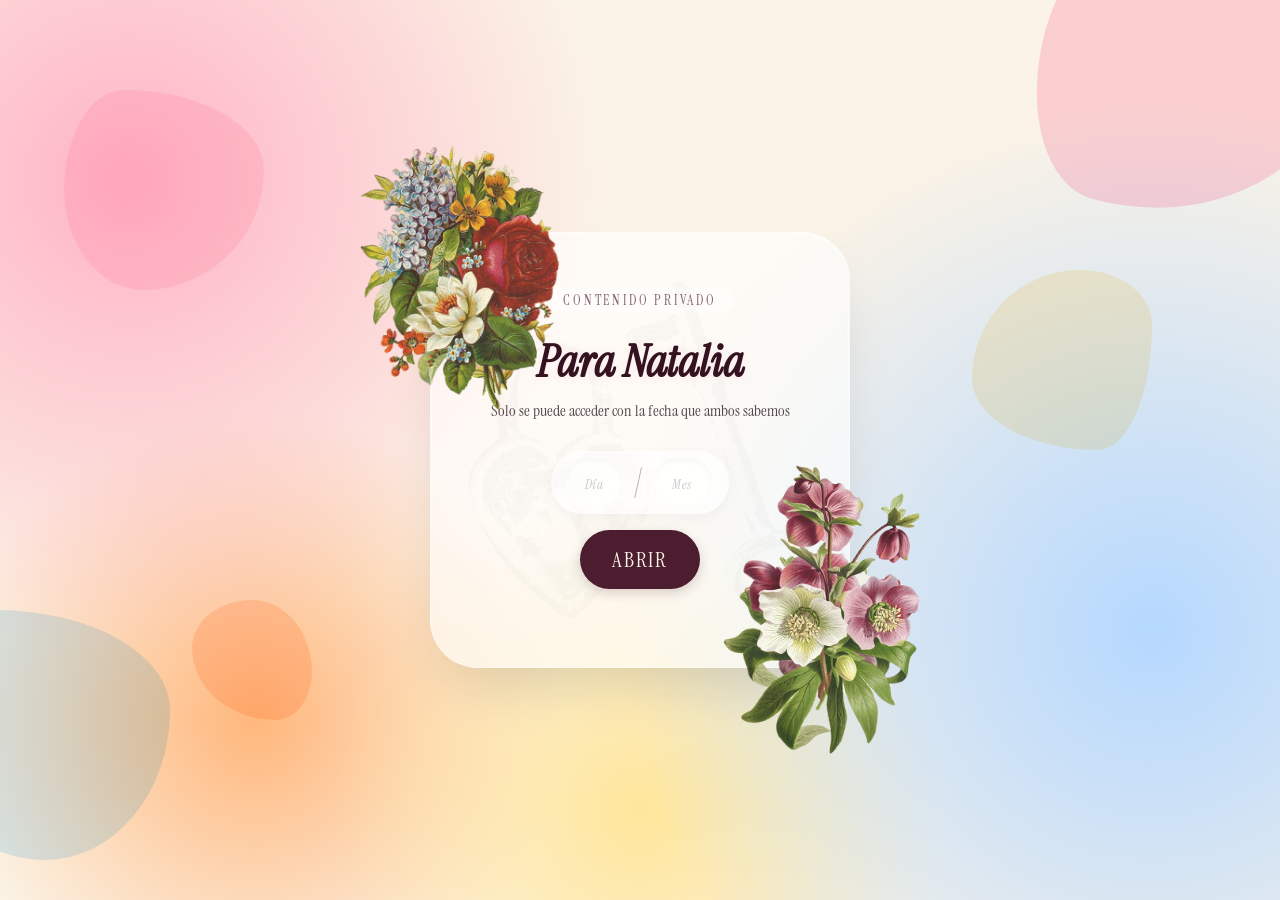
<file: index.html>
<!DOCTYPE html>
<html lang="es">
<head>
  <meta charset="UTF-8">
  <meta name="viewport" content="width=device-width, initial-scale=1.0">
  <title>Para ti</title>
  <link rel="icon" href="data:image/svg+xml,%3Csvg xmlns='http://www.w3.org/2000/svg' viewBox='0 0 32 32'%3E%3Ctext y='26' font-size='26'%3E%E2%9D%A4%EF%B8%8F%3C/text%3E%3C/svg%3E">
  <link rel="preconnect" href="https://fonts.googleapis.com">
  <link rel="preconnect" href="https://fonts.gstatic.com" crossorigin>
  <link href="https://fonts.googleapis.com/css2?family=Instrument+Serif:ital@0;1&display=swap" rel="stylesheet">
  <link rel="stylesheet" href="styles.css">
</head>
<body>
  <div class="collage-bg">
    <div class="shape shape-1"></div>
    <div class="shape shape-2"></div>
    <div class="shape shape-3"></div>
    <div class="shape shape-4"></div>
    <div class="shape shape-5"></div>
  </div>

  <div class="card-wrapper">
    <img src="Images/FlowersLeft.png" alt="" class="corner-img top-left">
    <img src="Images/FlowersRight.png" alt="" class="corner-img bottom-right">

    <div class="envelope-card" id="envelopeCard">
      <div class="card-bg-image"></div>

      <p class="eyebrow-mono">Contenido privado</p>
      <h1 class="letter-title">Para Natalia</h1>
      <p class="letter-hint">Solo se puede acceder con la fecha que ambos sabemos</p>

      <form id="lockForm" autocomplete="off">
        <div class="date-fields">
          <input type="text" id="dayInput" placeholder="Día" maxlength="2" inputmode="numeric" aria-label="Día">
          <span class="date-separator">/</span>
          <input type="text" id="monthInput" placeholder="Mes" maxlength="2" inputmode="numeric" aria-label="Mes">
        </div>
        <button type="submit" class="btn-primary">Abrir</button>
      </form>

      <p class="error-msg" id="errorMsg">Esa fecha no es... prueba otra vez.</p>
    </div>
  </div>

  <script>
    (function(){
      var dayInput = document.getElementById('dayInput');
      var monthInput = document.getElementById('monthInput');
      var form = document.getElementById('lockForm');
      var errorMsg = document.getElementById('errorMsg');
      var envelopeCard = document.getElementById('envelopeCard');

      function isCorrectDate(day, month){
        return (parseInt(day,10) === 18 && parseInt(month,10) === 8);
      }

      form.addEventListener('submit', function(e){
        e.preventDefault();
        var day = dayInput.value.trim();
        var month = monthInput.value.trim();
        if(day && month && isCorrectDate(day, month)){
          unlock();
        } else {
          errorMsg.classList.add('show');
          envelopeCard.classList.remove('shake');
          void envelopeCard.offsetWidth;
          envelopeCard.classList.add('shake');
          dayInput.value = '';
          monthInput.value = '';
          dayInput.focus();
        }
      });

      function unlock(){
        burstHearts();
        setTimeout(function(){
          window.location.href = 'pagina2.html';
        }, 900);
      }

      function burstHearts(){
        var wrap = document.createElement('div');
        wrap.className = 'heart-burst';
        document.body.appendChild(wrap);
        for(var i=0;i<20;i++){
          var s = document.createElement('span');
          s.textContent = '♥';
          s.style.left = (Math.random()*100)+'vw';
          s.style.animationDelay = (Math.random()*0.5)+'s';
          s.style.fontSize = (12+Math.random()*20)+'px';
          s.style.color = ['#ff6b9d','#ff9a56','#ffd166','#6bc1ff'][Math.floor(Math.random()*4)];
          wrap.appendChild(s);
        }
      }
    })();
  </script>
</body>
</html>
</file>
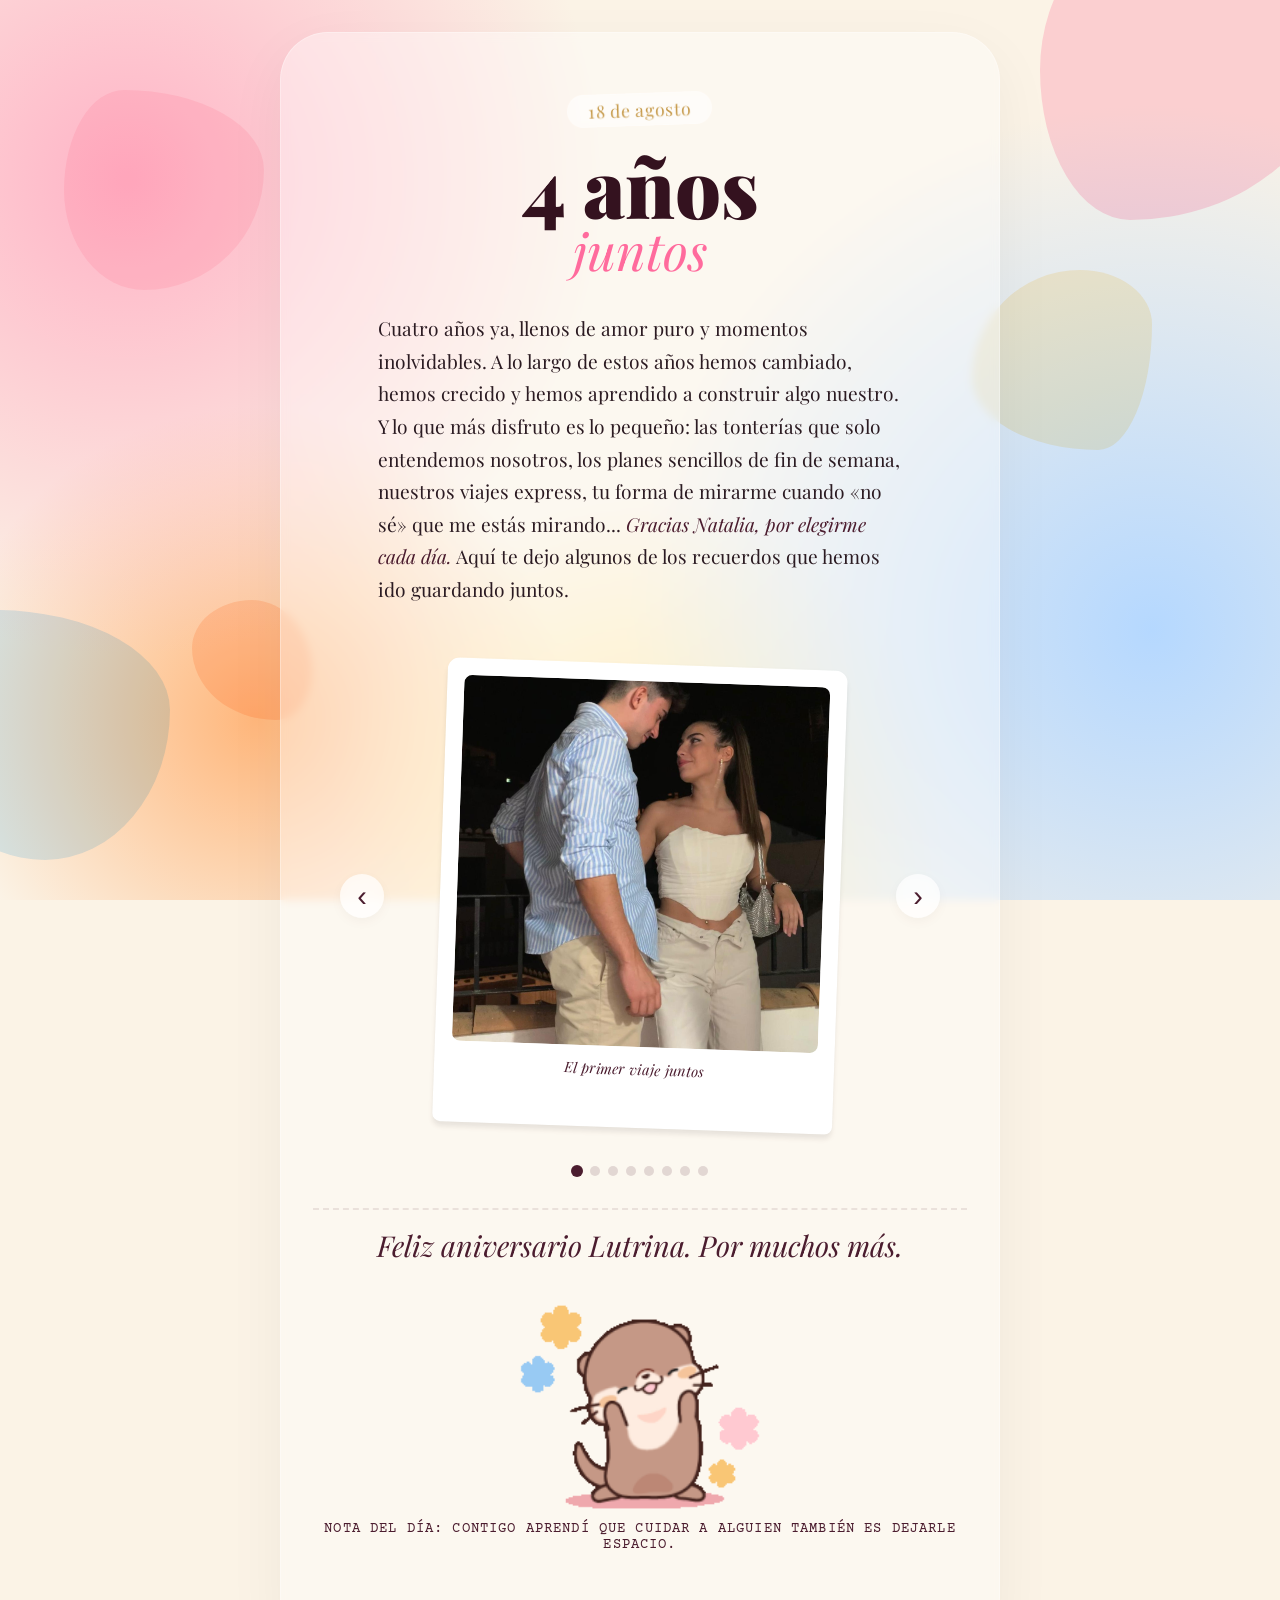
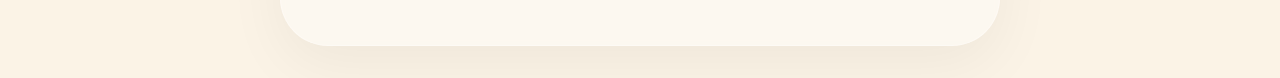
<file: pagina2.html>
<!DOCTYPE html>
<html lang="es">
<head>
<meta charset="UTF-8">
<meta name="viewport" content="width=device-width, initial-scale=1.0">
<title>4 años juntos</title>
<link rel="icon" href="data:image/svg+xml,%3Csvg xmlns='http://www.w3.org/2000/svg' viewBox='0 0 32 32'%3E%3Ctext y='26' font-size='26'%3E%E2%9D%A4%EF%B8%8F%3C/text%3E%3C/svg%3E">
<link rel="preconnect" href="https://fonts.googleapis.com">
<link rel="preconnect" href="https://fonts.gstatic.com" crossorigin>
<link href="https://fonts.googleapis.com/css2?family=Playfair+Display:ital,wght@0,400;0,600;0,700;1,500&family=DM+Serif+Display:ital@0;1&family=Courier+Prime:ital,wght@0,400;0,700;1,400&display=swap" rel="stylesheet">
<link rel="stylesheet" href="styles.css">
<style>
  /* Animaciones al scroll y efectos hover específicos */
  .daily-phrase,
  .date-stamp,
  .big-title,
  .love-text,
  .signature {
    opacity: 0;
    transform: translateY(40px) scale(0.95);
    transition: opacity 0.9s cubic-bezier(0.23, 1, 0.32, 1),
                transform 0.9s cubic-bezier(0.23, 1, 0.32, 1);
    will-change: transform, opacity;
  }

  .daily-phrase.visible {
    opacity: 1;
    transform: translateY(0) scale(1);
    transition-delay: 0.1s;
  }
  .date-stamp.visible {
    opacity: 1;
    transform: translateY(0) rotate(-2deg) scale(1);
    transition-delay: 0.2s;
  }
  .big-title.visible {
    opacity: 1;
    transform: translateY(0) scale(1);
    transition-delay: 0.3s;
  }
  .love-text.visible {
    opacity: 1;
    transform: translateY(0) scale(1);
    transition-delay: 0.4s;
  }
  .signature.visible {
    opacity: 1;
    transform: translateY(0) scale(1);
    transition-delay: 0.6s;
    animation: glowPulse 2.5s ease-in-out infinite alternate;
  }

  .daily-phrase:hover,
  .big-title:hover,
  .love-text:hover,
  .signature:hover {
    transform: scale(1.02) translateY(-2px);
    transition: transform 0.3s ease;
    text-shadow: 0 4px 12px rgba(255,107,157,0.15);
  }
  .date-stamp:hover {
    transform: rotate(0deg) scale(1.05);
    transition: transform 0.3s ease;
  }

  @keyframes glowPulse {
    0% { text-shadow: 0 0 8px rgba(255,107,157,0.2), 0 0 16px rgba(255,107,157,0.05); }
    100% { text-shadow: 0 0 24px rgba(255,107,157,0.4), 0 0 48px rgba(255,107,157,0.15); }
  }
</style>
</head>
<body>
  <div class="collage-bg">
    <div class="shape shape-1" data-speed="-0.03"></div>
    <div class="shape shape-2" data-speed="0.05"></div>
    <div class="shape shape-3" data-speed="-0.02"></div>
    <div class="shape shape-4" data-speed="0.04"></div>
    <div class="shape shape-5" data-speed="-0.06"></div>
  </div>

  <div class="letter-page">
    
    <span class="date-stamp">18 de agosto</span>
    <h1 class="big-title">4 años<span>juntos</span></h1>

	<br>
    <p class="love-text">
      Cuatro años ya, llenos de amor puro y momentos inolvidables.

	A lo largo de estos años hemos cambiado, hemos crecido y hemos aprendido a construir algo nuestro. Y lo que más disfruto es lo pequeño: las tonterías que solo entendemos nosotros, los planes sencillos de fin de semana, nuestros viajes express, tu forma de mirarme cuando «no sé» que me estás mirando...
	  <em>Gracias Natalia, por elegirme cada día.</em>
      Aquí te dejo algunos de los recuerdos que hemos ido guardando juntos.
    </p>

    <div class="carousel">
      <button class="nav" id="prevBtn" aria-label="Foto anterior">‹</button>
      <div class="track-viewport" id="trackViewport">

        <figure class="polaroid" style="--tilt:2deg">
          <div class="photo-frame">
            <img src="Images/carrusel/1.jpeg" alt="Recuerdo 2" onerror="this.style.display='none'; this.nextElementSibling.style.display='flex'">
            <div class="fallback-icon" style="display:none; align-items:center; justify-content:center; width:100%; height:100%; flex-direction:column; gap:6px; background:var(--paper-deep);">
              <svg viewBox="0 0 24 24" width="36" height="36"><path d="M4 7h3l1.5-2h7L17 7h3a1 1 0 0 1 1 1v11a1 1 0 0 1-1 1H4a1 1 0 0 1-1-1V8a1 1 0 0 1 1-1zm8 3a4 4 0 1 0 0 8 4 4 0 0 0 0-8z"/></svg>
              <span style="font-family:var(--font-mono); font-size:12px; opacity:0.7;">Tu foto aquí</span>
            </div>
          </div>
          <figcaption>El primer viaje juntos</figcaption>
        </figure>
		
        <figure class="polaroid" style="--tilt:-1.5deg">
          <div class="photo-frame">
            <img src="Images/carrusel/3.jpeg" alt="Recuerdo 3" onerror="this.style.display='none'; this.nextElementSibling.style.display='flex'">
            <div class="fallback-icon" style="display:none; align-items:center; justify-content:center; width:100%; height:100%; flex-direction:column; gap:6px; background:var(--paper-deep);">
              <svg viewBox="0 0 24 24" width="36" height="36"><path d="M4 7h3l1.5-2h7L17 7h3a1 1 0 0 1 1 1v11a1 1 0 0 1-1 1H4a1 1 0 0 1-1-1V8a1 1 0 0 1 1-1zm8 3a4 4 0 1 0 0 8 4 4 0 0 0 0-8z"/></svg>
              <span style="font-family:var(--font-mono); font-size:12px; opacity:0.7;">Tu foto aquí</span>
            </div>
          </div>
          <figcaption>Una noche cualquiera de las buenas</figcaption>
        </figure>
		
        <figure class="polaroid" style="--tilt:3deg">
          <div class="photo-frame">
            <img src="Images/carrusel/4.jpeg" alt="Recuerdo 4" onerror="this.style.display='none'; this.nextElementSibling.style.display='flex'">
            <div class="fallback-icon" style="display:none; align-items:center; justify-content:center; width:100%; height:100%; flex-direction:column; gap:6px; background:var(--paper-deep);">
              <svg viewBox="0 0 24 24" width="36" height="36"><path d="M4 7h3l1.5-2h7L17 7h3a1 1 0 0 1 1 1v11a1 1 0 0 1-1 1H4a1 1 0 0 1-1-1V8a1 1 0 0 1 1-1zm8 3a4 4 0 1 0 0 8 4 4 0 0 0 0-8z"/></svg>
              <span style="font-family:var(--font-mono); font-size:12px; opacity:0.7;">Tu foto aquí</span>
            </div>
          </div>
          <figcaption>Celebrando un cumpleaños</figcaption>
        </figure>
		
        <figure class="polaroid" style="--tilt:-2deg">
          <div class="photo-frame">
            <img src="Images/carrusel/2.jpeg" alt="Recuerdo 5" onerror="this.style.display='none'; this.nextElementSibling.style.display='flex'">
            <div class="fallback-icon" style="display:none; align-items:center; justify-content:center; width:100%; height:100%; flex-direction:column; gap:6px; background:var(--paper-deep);">
              <svg viewBox="0 0 24 24" width="36" height="36"><path d="M4 7h3l1.5-2h7L17 7h3a1 1 0 0 1 1 1v11a1 1 0 0 1-1 1H4a1 1 0 0 1-1-1V8a1 1 0 0 1 1-1zm8 3a4 4 0 1 0 0 8 4 4 0 0 0 0-8z"/></svg>
              <span style="font-family:var(--font-mono); font-size:12px; opacity:0.7;">Tu foto aquí</span>
            </div>
          </div>
          <figcaption>Recuerdo Desbloqueado</figcaption>
        </figure>
		
        <figure class="polaroid" style="--tilt:1.5deg">
          <div class="photo-frame">
            <img src="Images/carrusel/5.jpeg" alt="Recuerdo 6" onerror="this.style.display='none'; this.nextElementSibling.style.display='flex'">
            <div class="fallback-icon" style="display:none; align-items:center; justify-content:center; width:100%; height:100%; flex-direction:column; gap:6px; background:var(--paper-deep);">
              <svg viewBox="0 0 24 24" width="36" height="36"><path d="M4 7h3l1.5-2h7L17 7h3a1 1 0 0 1 1 1v11a1 1 0 0 1-1 1H4a1 1 0 0 1-1-1V8a1 1 0 0 1 1-1zm8 3a4 4 0 1 0 0 8 4 4 0 0 0 0-8z"/></svg>
              <span style="font-family:var(--font-mono); font-size:12px; opacity:0.7;">Tu foto aquí</span>
            </div>
          </div>
          <figcaption>18 de agosto, otra vez</figcaption>
        </figure>
		
		<figure class="polaroid" style="--tilt:-3deg">
          <div class="photo-frame">
            <img src="Images/carrusel/8.jpeg" alt="Recuerdo 1" onerror="this.style.display='none'; this.nextElementSibling.style.display='flex'">
            <div class="fallback-icon" style="display:none; align-items:center; justify-content:center; width:100%; height:100%; flex-direction:column; gap:6px; background:var(--paper-deep);">
              <svg viewBox="0 0 24 24" width="36" height="36"><path d="M4 7h3l1.5-2h7L17 7h3a1 1 0 0 1 1 1v11a1 1 0 0 1-1 1H4a1 1 0 0 1-1-1V8a1 1 0 0 1 1-1zm8 3a4 4 0 1 0 0 8 4 4 0 0 0 0-8z"/></svg>
              <span style="font-family:var(--font-mono); font-size:12px; opacity:0.7;">Tu foto aquí</span>
            </div>
          </div>
          <figcaption>Nuestro primer beso</figcaption>
        </figure>
		
		<figure class="polaroid" style="--tilt:2deg">
          <div class="photo-frame">
            <img src="Images/carrusel/6.jpeg" alt="Recuerdo 2" onerror="this.style.display='none'; this.nextElementSibling.style.display='flex'">
            <div class="fallback-icon" style="display:none; align-items:center; justify-content:center; width:100%; height:100%; flex-direction:column; gap:6px; background:var(--paper-deep);">
              <svg viewBox="0 0 24 24" width="36" height="36"><path d="M4 7h3l1.5-2h7L17 7h3a1 1 0 0 1 1 1v11a1 1 0 0 1-1 1H4a1 1 0 0 1-1-1V8a1 1 0 0 1 1-1zm8 3a4 4 0 1 0 0 8 4 4 0 0 0 0-8z"/></svg>
              <span style="font-family:var(--font-mono); font-size:12px; opacity:0.7;">Tu foto aquí</span>
            </div>
          </div>
          <figcaption>Nuestra playita de Verano</figcaption>
        </figure>
		
		 <figure class="polaroid" style="--tilt:-1.5deg">
          <div class="photo-frame">
            <img src="Images/carrusel/7.jpeg" alt="Recuerdo 3" onerror="this.style.display='none'; this.nextElementSibling.style.display='flex'">
            <div class="fallback-icon" style="display:none; align-items:center; justify-content:center; width:100%; height:100%; flex-direction:column; gap:6px; background:var(--paper-deep);">
              <svg viewBox="0 0 24 24" width="36" height="36"><path d="M4 7h3l1.5-2h7L17 7h3a1 1 0 0 1 1 1v11a1 1 0 0 1-1 1H4a1 1 0 0 1-1-1V8a1 1 0 0 1 1-1zm8 3a4 4 0 1 0 0 8 4 4 0 0 0 0-8z"/></svg>
              <span style="font-family:var(--font-mono); font-size:12px; opacity:0.7;">Tu foto aquí</span>
            </div>
          </div>
          <figcaption>Nuestra primera cita 😂</figcaption>
        </figure>
		
      </div>
      <button class="nav" id="nextBtn" aria-label="Foto siguiente">›</button>
    </div>

    <div class="dots" id="dots"></div>

    <p class="signature">Feliz aniversario Lutrina. Por muchos más.</p>
	
	 <!-- GIF -->
    <div class="gif-wrapper">
      <img src="Images/cute-otter.gif" alt="GIF de celebración" loading="lazy">
    </div>
	
	<p class="daily-phrase" id="dailyPhrase"></p>
	
  </div>

<script>
(function(){
  // Frase del día
  var START_DATE = new Date(2026, 8, 16);
  var dailyPhraseEl = document.getElementById('dailyPhrase');

  function getTodayIndex(){
    var now = new Date();
    var today = new Date(now.getFullYear(), now.getMonth(), now.getDate());
    var diffDays = Math.floor((today - START_DATE) / (1000 * 60 * 60 * 24));
    return ((diffDays % 365) + 365) % 365;
  }

  fetch('frases.json')
    .then(function(res){ return res.json(); })
    .then(function(frases){
      var idx = getTodayIndex();
      if (dailyPhraseEl && frases[idx]) {
        dailyPhraseEl.textContent = frases[idx];
      }
      setTimeout(function(){
        if (dailyPhraseEl) {
          var rect = dailyPhraseEl.getBoundingClientRect();
          var winHeight = window.innerHeight;
          if (rect.top < winHeight && rect.bottom > 0) {
            dailyPhraseEl.classList.add('visible');
          }
        }
      }, 100);
    })
    .catch(function(){
      if (dailyPhraseEl) dailyPhraseEl.style.display = 'none';
    });

  // Carrusel
  var slides = Array.prototype.slice.call(document.querySelectorAll('.polaroid'));
  var dotsWrap = document.getElementById('dots');
  var prevBtn = document.getElementById('prevBtn');
  var nextBtn = document.getElementById('nextBtn');
  var current = 0;

  slides.forEach(function(_, i){
    var b = document.createElement('button');
    b.setAttribute('aria-label', 'Ir a la foto ' + (i+1));
    b.addEventListener('click', function(){ show(i); });
    dotsWrap.appendChild(b);
  });
  var dots = Array.prototype.slice.call(dotsWrap.children);

  function show(i){
    current = (i + slides.length) % slides.length;
    slides.forEach(function(s, idx){ s.classList.toggle('active', idx === current); });
    dots.forEach(function(d, idx){ d.classList.toggle('active', idx === current); });
  }

  prevBtn.addEventListener('click', function(){ show(current - 1); });
  nextBtn.addEventListener('click', function(){ show(current + 1); });

  document.addEventListener('keydown', function(e){
    if(e.key === 'ArrowLeft') show(current - 1);
    if(e.key === 'ArrowRight') show(current + 1);
  });

  show(0);

  // Intersection Observer para animaciones al scroll
  var animatedElements = document.querySelectorAll('.daily-phrase, .date-stamp, .big-title, .love-text, .signature');
  var observer = new IntersectionObserver(function(entries){
    entries.forEach(function(entry){
      if(entry.isIntersecting){
        entry.target.classList.add('visible');
      }
    });
  }, {
    threshold: 0.1,
    rootMargin: '0px 0px -30px 0px'
  });

  animatedElements.forEach(function(el){
    observer.observe(el);
  });

  // Parallax para las formas
  var shapes = document.querySelectorAll('.shape');
  var ticking = false;
  window.addEventListener('scroll', function(){
    if (!ticking) {
      window.requestAnimationFrame(function(){
        var scrollY = window.scrollY || window.pageYOffset;
        shapes.forEach(function(shape){
          var speed = parseFloat(shape.getAttribute('data-speed')) || 0.02;
          var offset = scrollY * speed;
          shape.style.transform = 'translateY(' + offset + 'px)';
        });
        ticking = false;
      });
      ticking = true;
    }
  });

  // Forzar visibilidad inicial
  setTimeout(function(){
    animatedElements.forEach(function(el){
      var rect = el.getBoundingClientRect();
      var winHeight = window.innerHeight;
      if (rect.top < winHeight && rect.bottom > 0) {
        el.classList.add('visible');
      }
    });
  }, 200);
})();
</script>
</body>
</html>
</file>
<file: styles.css>
/* ============ TOKENS ============ */
:root{
  --paper:      #FBF3E6;
  --paper-deep: #F0E1C8;
  --wine:       #4B1D2F;
  --wine-deep:  #34121F;
  --blush:      #E8B4B8;
  --gold:       #C69A4B;
  --ink:        #2B1B22;

  --pink:       #ff6b9d;
  --pink-light: #ffb3c6;
  --orange:     #ff9a56;
  --orange-light: #ffb77c;
  --blue:       #6bc1ff;
  --blue-light: #b5d8ff;
  --yellow:     #ffd166;
  --yellow-light: #ffe69b;
  --white-glass: rgba(255,255,255,0.6);

  --font-main: 'Instrument Serif', serif;
  --font-serif: 'Playfair Display', serif;
  --font-mono: 'Courier Prime', monospace;
}

*{ box-sizing: border-box; }

html, body {
  margin: 0;
  padding: 0;
  min-height: 100vh;
  min-height: 100dvh;               /* para iOS dinámico */
  background: var(--paper);          /* color base sólido */
  font-family: var(--font-main);
  color: var(--ink);
}

body {
  overflow-x: hidden;
  width: 100%;
  display: flex;
  align-items: center;
  justify-content: center;
  padding: 32px 20px;
  position: relative;
  background: transparent;          /* hereda el color del html */
  /* Elimina cualquier background-image que hubiera aquí */
}

.collage-bg {
  position: fixed;
  top: 0;
  left: 0;
  width: 100vw;
  height: 100vh;
  height: 100dvh;                   /* prioridad para iOS */
  min-height: 100vh;
  min-height: 100dvh;
  z-index: 0;
  pointer-events: none;
  overflow: hidden;
  background-color: var(--paper);   /* base sólida */
  background-image:
    radial-gradient(circle at 10% 20%, var(--pink-light) 0%, transparent 35%),
    radial-gradient(circle at 90% 70%, var(--blue-light) 0%, transparent 40%),
    radial-gradient(circle at 50% 90%, var(--yellow-light) 0%, transparent 30%),
    radial-gradient(circle at 20% 80%, var(--orange-light) 0%, transparent 25%);
  /* Asegura que el degradado se extienda correctamente */
  background-size: 100% 100%;
  background-repeat: no-repeat;
  will-change: transform;           /* mejora rendimiento en scroll */
}

.shape {
  position: absolute;
  border-radius: 50%;
  opacity: 0.25;
  mix-blend-mode: multiply;
}

.shape-1{
  width: 300px; height: 300px;
  top: -80px; right: -60px;
  background: var(--pink);
  transform: rotate(15deg);
  border-radius: 40% 60% 70% 30% / 50% 40% 60% 50%;
}
.shape-2{
  width: 250px; height: 250px;
  bottom: 40px; left: -80px;
  background: var(--blue);
  border-radius: 30% 70% 50% 50% / 50% 40% 60% 50%;
}
.shape-3{
  width: 180px; height: 180px;
  top: 30%; right: 10%;
  background: var(--yellow);
  border-radius: 60% 40% 30% 70% / 60% 30% 70% 40%;
}
.shape-4{
  width: 120px; height: 120px;
  bottom: 20%; left: 15%;
  background: var(--orange);
  border-radius: 50% 50% 30% 70% / 40% 60% 40% 60%;
}
.shape-5{
  width: 200px; height: 200px;
  top: 10%; left: 5%;
  background: var(--pink-light);
  border-radius: 30% 70% 60% 40% / 50% 40% 60% 50%;
}

/* ============================================================
   INDEX – TARJETA DE BLOQUEO
   ============================================================ */
.card-wrapper{
  position: relative;
  z-index: 1;
  width: 100%;
  max-width: 520px;
  display: flex;
  justify-content: center;
  align-items: center;
  padding: 60px 30px;
  margin: 0 auto;
}

/* Imágenes de esquina (flores) */
.corner-img{
  position: absolute;
  z-index: 3;
  pointer-events: none;
  width: clamp(80px, 25vw, 200px);
  height: auto;
  opacity: 0.85;
}
.top-left{
  top: 0;
  left: 0;
  transform: translate(-10%, -10%);
}
.bottom-right{
  bottom: 0;
  right: 0;
  transform: translate(10%, 10%);
}

.envelope-card {
  position: relative;
  z-index: 1;
  width: 100%;
  max-width: 420px;
  background: var(--white-glass);
  backdrop-filter: blur(16px);
  -webkit-backdrop-filter: blur(16px);
  border-radius: 48px;
  padding: 40px 36px 44px;
  text-align: center;
  box-shadow: 0 30px 60px -20px rgba(0,0,0,0.15),
              inset 0 1px 2px rgba(255,255,255,0.8);
  border: 1px solid rgba(255,255,255,0.3);
  transition: transform 0.3s ease, box-shadow 0.3s ease;
  overflow: hidden;
}

/* 👇 NUEVA REGLA: contenido por encima de la imagen de fondo */
.envelope-card > *:not(.card-bg-image) {
  position: relative;
  z-index: 2;
} 
.envelope-card:hover{
  transform: scale(1.02);
  box-shadow: 0 40px 80px -20px rgba(0,0,0,0.2);
}

.card-bg-image{
  position: absolute;
  inset: 0;
  z-index: 1;
  background-image: url('Images/Lock.png');
  background-size: cover;
  background-position: center;
  opacity: 0.15;
  pointer-events: none;
  border-radius: 48px;
}

.eyebrow-mono{
  font-family: var(--font-main);
  font-size: 14px;
  letter-spacing: .2em;
  text-transform: uppercase;
  color: var(--wine);
  opacity: .7;
  background: rgba(255,255,255,0.3);
  display: inline-block;
  padding: 4px 16px;
  border-radius: 40px;
  backdrop-filter: blur(4px);
  margin-bottom: 8px;
}

.letter-title{
  font-family: var(--font-main);
  font-weight: 700;
  font-style: italic;
  font-size: 2.8rem;
  margin: 12px 0 8px;
  color: var(--wine-deep);
  text-shadow: 0 2px 8px rgba(255,107,157,0.1);
}

.letter-hint{
  font-size: 1rem;
  color: var(--ink);
  opacity: .8;
  margin: 0 0 28px;
  line-height: 1.5;
}

#lockForm{
  display: flex;
  flex-direction: column;
  align-items: center;
  gap: 16px;
  margin-bottom: 14px;
}

.date-fields{
  display: flex;
  align-items: center;
  justify-content: center;
  gap: 8px;
  background: rgba(255,255,255,0.3);
  backdrop-filter: blur(8px);
  -webkit-backdrop-filter: blur(8px);
  padding: 6px 16px 6px 12px;
  border-radius: 60px;
  border: 1px solid rgba(255,255,255,0.4);
  box-shadow: inset 0 1px 3px rgba(255,255,255,0.6), 0 6px 16px rgba(0,0,0,0.04);
  transition: border-color 0.3s, box-shadow 0.3s;
}
.date-fields:focus-within{
  border-color: var(--pink);
  box-shadow: inset 0 1px 3px rgba(255,255,255,0.6), 0 6px 20px rgba(255,107,157,0.12);
}

.date-fields input{
  width: 60px;
  font-family: var(--font-main);
  font-size: 1.2rem;
  letter-spacing: 0.06em;
  text-align: center;
  padding: 12px 4px;
  border: none;
  border-radius: 40px;
  background: rgba(255,255,255,0.4);
  backdrop-filter: blur(4px);
  -webkit-backdrop-filter: blur(4px);
  color: var(--ink);
  box-shadow: inset 0 2px 6px rgba(0,0,0,0.04);
  transition: background 0.2s, box-shadow 0.2s;
}
.date-fields input:focus{
  outline: none;
  background: rgba(255,255,255,0.7);
  box-shadow: inset 0 2px 8px rgba(0,0,0,0.06), 0 0 0 3px rgba(255,107,157,0.15);
}
.date-fields input::placeholder{
  color: rgba(43,27,34,0.25);
  font-size: 0.8rem;
  letter-spacing: 0.04em;
  font-style: italic;
}
.date-fields input::-webkit-outer-spin-button,
.date-fields input::-webkit-inner-spin-button{
  -webkit-appearance: none;
  margin: 0;
}

.date-separator{
  font-family: var(--font-main);
  font-size: 2rem;
  color: var(--wine);
  opacity: 0.35;
  font-weight: 300;
  line-height: 1;
  padding: 0 2px;
}

.btn-primary{
  font-family: var(--font-main);
  font-size: 1.3rem;
  letter-spacing: .08em;
  text-transform: uppercase;
  background: var(--wine);
  color: var(--paper);
  border: none;
  padding: 16px 32px;
  border-radius: 60px;
  cursor: pointer;
  transition: all .25s ease;
  box-shadow: 0 4px 12px rgba(75,29,47,0.2);
  width: 100%;
  max-width: 120px;
}
.btn-primary:hover{
  background: var(--wine-deep);
  transform: scale(1.04);
  box-shadow: 0 8px 20px rgba(75,29,47,0.25);
}
.btn-primary:active{ transform: scale(.96); }

.error-msg{
  font-size: .85rem;
  color: #c0392b;
  min-height: 20px;
  margin: 8px 0 0;
  opacity: 0;
  transition: opacity .2s ease;
}
.error-msg.show{ opacity: 1; }

.envelope-card.shake{ animation: shake .4s ease; }
@keyframes shake{
  0%,100%{ transform: translateX(0); }
  20%{ transform: translateX(-8px); }
  40%{ transform: translateX(7px); }
  60%{ transform: translateX(-5px); }
  80%{ transform: translateX(4px); }
}

.heart-burst{ position: fixed; inset: 0; pointer-events: none; z-index: 200; }
.heart-burst span{
  position: absolute;
  bottom: -10px;
  font-size: 1.2rem;
  opacity: .8;
  animation: floatUp 2.8s ease-in forwards;
}
@keyframes floatUp{
  to{ transform: translateY(-100vh) rotate(30deg); opacity: 0; }
}

/* ============================================================
   PÁGINA 2 – CARTA DE ANIVERSARIO
   ============================================================ */
.letter-page{
  max-width: 720px;
  width: 100%;
  margin: 0 auto;
  padding: 60px 32px 80px;
  position: relative;
  z-index: 1;
  background: rgba(255,255,255,0.4);
  backdrop-filter: blur(4px);
  -webkit-backdrop-filter: blur(4px);
  border-radius: 48px;
  box-shadow: 0 20px 60px rgba(0,0,0,0.05);
  border: 1px solid rgba(255,255,255,0.3);
}

.daily-phrase{
  font-family: var(--font-mono);
  font-size: 0.9rem;
  text-transform: uppercase;
  letter-spacing: 0.08em;
  color: var(--wine);
  opacity: 0.7;
  text-align: center;
  margin-top: 0;
  margin-bottom: 12px;
}

.date-stamp{
  display: block;
  width: fit-content; /* para que se ajuste al contenido */
  font-family: var(--font-serif);
  font-size: 1.1rem;
  font-weight: 400;
  color: var(--gold);
  background: rgba(255,255,255,0.3);
  padding: 4px 20px;
  border-radius: 40px;
  backdrop-filter: blur(4px);
  margin: 0 auto 16px;
  letter-spacing: 0.04em;
  border: 1px solid rgba(255,255,255,0.2);
}
.big-title{
  font-family: var(--font-serif);
  font-weight: 1000;
  font-size: 5rem;
  line-height: 1.1;
  text-align: center;
  color: var(--wine-deep);
  margin: 8px 0 16px;
}
.big-title span{
  display: block;
  font-weight: 400;
  font-style: italic;
  font-size: 3.2rem;
  color: var(--pink);
  margin-top: -8px;
}

.love-text{
  font-family: var(--font-serif);
  font-size: 1.2rem;
  line-height: 1.7;
  color: var(--ink);
  text-align: left;
  max-width: 540px;
  margin: 0 auto 40px;
  padding: 0 8px;
}
.love-text em{
  font-style: italic;
  color: var(--wine);
}

/* ===== CARRUSEL ===== */
.carousel {
  position: relative;
  display: flex;
  align-items: center;
  justify-content: center;
  gap: 12px;
  margin: 32px auto 20px;
  max-width: 600px;
}

.track-viewport {
  position: relative;
  width: 100%;
  height: 500px;
  overflow: hidden;
  display: flex;
  align-items: center;
  justify-content: center;
}

.polaroid {
  position: absolute;
  width: calc(100% - 32px);
  max-width: 400px;
  height: auto;
  min-height: 340px;
  padding: 16px 16px 48px;
  background: #fff;
  box-shadow: 0 5px 5px rgba(0,0,0,0.08), 0 2px 8px rgba(0,0,0,0.02);
  border-radius: 12px 12px 8px 8px;
  transform: rotate(var(--tilt, 0deg)) scale(0.92);
  opacity: 0;
  transition: opacity 0.4s ease, transform 0.4s ease;
  pointer-events: none;
  display: flex;
  flex-direction: column;
  align-items: center;
  border: 1px solid rgba(255,255,255,0.6);
  box-sizing: border-box;
}
.polaroid.active {
  opacity: 1;
  transform: rotate(var(--tilt, 0deg)) scale(1);
  pointer-events: auto;
  z-index: 2;
}

.photo-frame {
  width: 100%;
  aspect-ratio: 1 / 1;
  background: var(--paper-deep);
  border-radius: 8px;
  overflow: hidden;
  display: flex;
  align-items: center;
  justify-content: center;
  flex-shrink: 0;
}
.photo-frame img {
  width: 100%;
  height: 100%;
  object-fit: cover;
  display: block;
}

.fallback-icon {
  display: none;
  flex-direction: column;
  align-items: center;
  justify-content: center;
  gap: 6px;
  background: var(--paper-deep);
  color: var(--ink);
  opacity: 0.6;
  font-family: var(--font-mono);
  font-size: 12px;
  width: 100%;
  height: 100%;
}
.fallback-icon svg {
  fill: var(--wine);
  opacity: 0.4;
  width: 36px;
  height: 36px;
}

.polaroid figcaption {
  font-family: var(--font-serif);
  font-size: 0.9rem;
  text-align: center;
  color: var(--wine);
  margin-top: 12px;
  letter-spacing: 0.02em;
  font-style: italic;
  padding: 0 4px;
  flex-shrink: 0;
  width: 100%;
}

.nav {
  background: rgba(255,255,255,0.6);
  backdrop-filter: blur(8px);
  border: none;
  width: 44px;
  height: 44px;
  border-radius: 50%;
  font-size: 1.8rem;
  line-height: 1;
  color: var(--wine);
  cursor: pointer;
  transition: all 0.2s;
  box-shadow: 0 4px 12px rgba(0,0,0,0.04);
  flex-shrink: 0;
  display: flex;
  align-items: center;
  justify-content: center;
}
.nav:hover {
  background: #fff;
  box-shadow: 0 8px 20px rgba(0,0,0,0.08);
  transform: scale(1.05);
}
.nav:active { transform: scale(0.95); }

.dots {
  display: flex;
  justify-content: center;
  gap: 8px;
  margin: 8px 0 32px;
}
.dots button {
  width: 10px;
  height: 10px;
  border-radius: 50%;
  border: none;
  background: rgba(75,29,47,0.15);
  cursor: pointer;
  transition: background 0.25s, transform 0.2s;
  padding: 0;
}
.dots button.active {
  background: var(--wine);
  transform: scale(1.2);
}

.signature{
  font-family: var(--font-serif);
  font-size: 1.8rem;
  font-weight: 400;
  font-style: italic;
  text-align: center;
  color: var(--wine);
  margin-top: 24px;
  padding-top: 16px;
  border-top: 2px dashed rgba(75,29,47,0.1);
}

/* ===== GIF ===== */
.gif-wrapper {
  display: flex;
  justify-content: center;
  margin-top: 24px;
}
.gif-wrapper img {
  max-width: 280px;
  width: 100%;
  height: auto;
  border-radius: 20px;
  transition: transform 0.3s ease, box-shadow 0.3s ease;
}
.gif-wrapper img:hover {
  transform: scale(1.02);
}

/* ============================================================
   RESPONSIVE
   ============================================================ */
@media (max-width: 640px){
  body{ padding: 16px 10px; }

  .card-wrapper{ padding: 40px 16px; max-width: 100%; }
  .corner-img{ width: clamp(60px, 18vw, 120px); }
  .top-left{ transform: translate(-5%, -5%); }
  .bottom-right{ transform: translate(5%, 5%); }

  .envelope-card{ padding: 28px 20px 32px; border-radius: 32px; }
  .card-bg-image{ border-radius: 32px; }
  .letter-title{ font-size: 2.2rem; }
  .letter-hint{ font-size: .92rem; margin-bottom: 22px; }

  .date-fields{ padding: 4px 12px; gap: 4px; }
  .date-fields input{ width: 50px; font-size: 1rem; padding: 10px 2px; }
  .date-separator{ font-size: 1.6rem; }
  .btn-primary{ font-size: 1.1rem; padding: 14px; max-width: 40%; }

  /* Página 2 */
  .letter-page{ padding: 32px 16px 60px; border-radius: 32px; }
  .big-title {
    font-size: clamp(5.8rem, 10vw, 5.8rem);
  }
  .big-title span {
    font-size: clamp(4.2rem, 8vw, 4.8rem);
  }
  .love-text{ font-size: 1rem; padding: 0 4px; }
  .carousel{ gap: 6px; }
  .track-viewport{ height: 320px; }  /* Aumentado para que quepa mejor */
  .polaroid{ 
    min-height: 260px;
    padding: 12px 12px 40px;
    width: calc(100% - 24px);
  }
  .polaroid figcaption{ font-size: 0.8rem; }
  .nav{ width: 36px; height: 36px; font-size: 1.4rem; }
  .signature{ font-size: 1.4rem; }
  .gif-wrapper img { max-width: 200px; }
}

@media (max-width: 360px){
  .card-wrapper{ padding: 30px 8px; }
  .corner-img{ width: clamp(40px, 12vw, 80px); }
  .top-left{ transform: translate(-2%, -2%); }
  .bottom-right{ transform: translate(2%, 2%); }
  .envelope-card{ padding: 20px 12px 24px; }
  .letter-title{ font-size: 1.8rem; }
  .date-fields input{ width: 44px; font-size: 0.9rem; }
  .date-separator{ font-size: 1.2rem; }
  .btn-primary{ font-size: 1rem; padding: 12px; }

  .letter-page{ padding: 24px 12px 40px; }
  .big-title{ font-size: 6.2rem; }      /* +20% */
  .big-title span{ font-size: 5.3rem; } /* +20% */
  .track-viewport{ height: 260px; }
  .polaroid{ 
    min-height: 220px;
    padding: 8px 8px 32px;
  }
  .polaroid figcaption{ font-size: 0.7rem; }
  .nav{ width: 30px; height: 30px; font-size: 1.2rem; }
  .dots button{ width: 8px; height: 8px; }
  .signature{ font-size: 1.2rem; }
  .gif-wrapper img { max-width: 160px; }
}

@media (prefers-reduced-motion: reduce){
  *{ animation-duration: .001ms !important; transition-duration: .001ms !important; }
}
</file>
